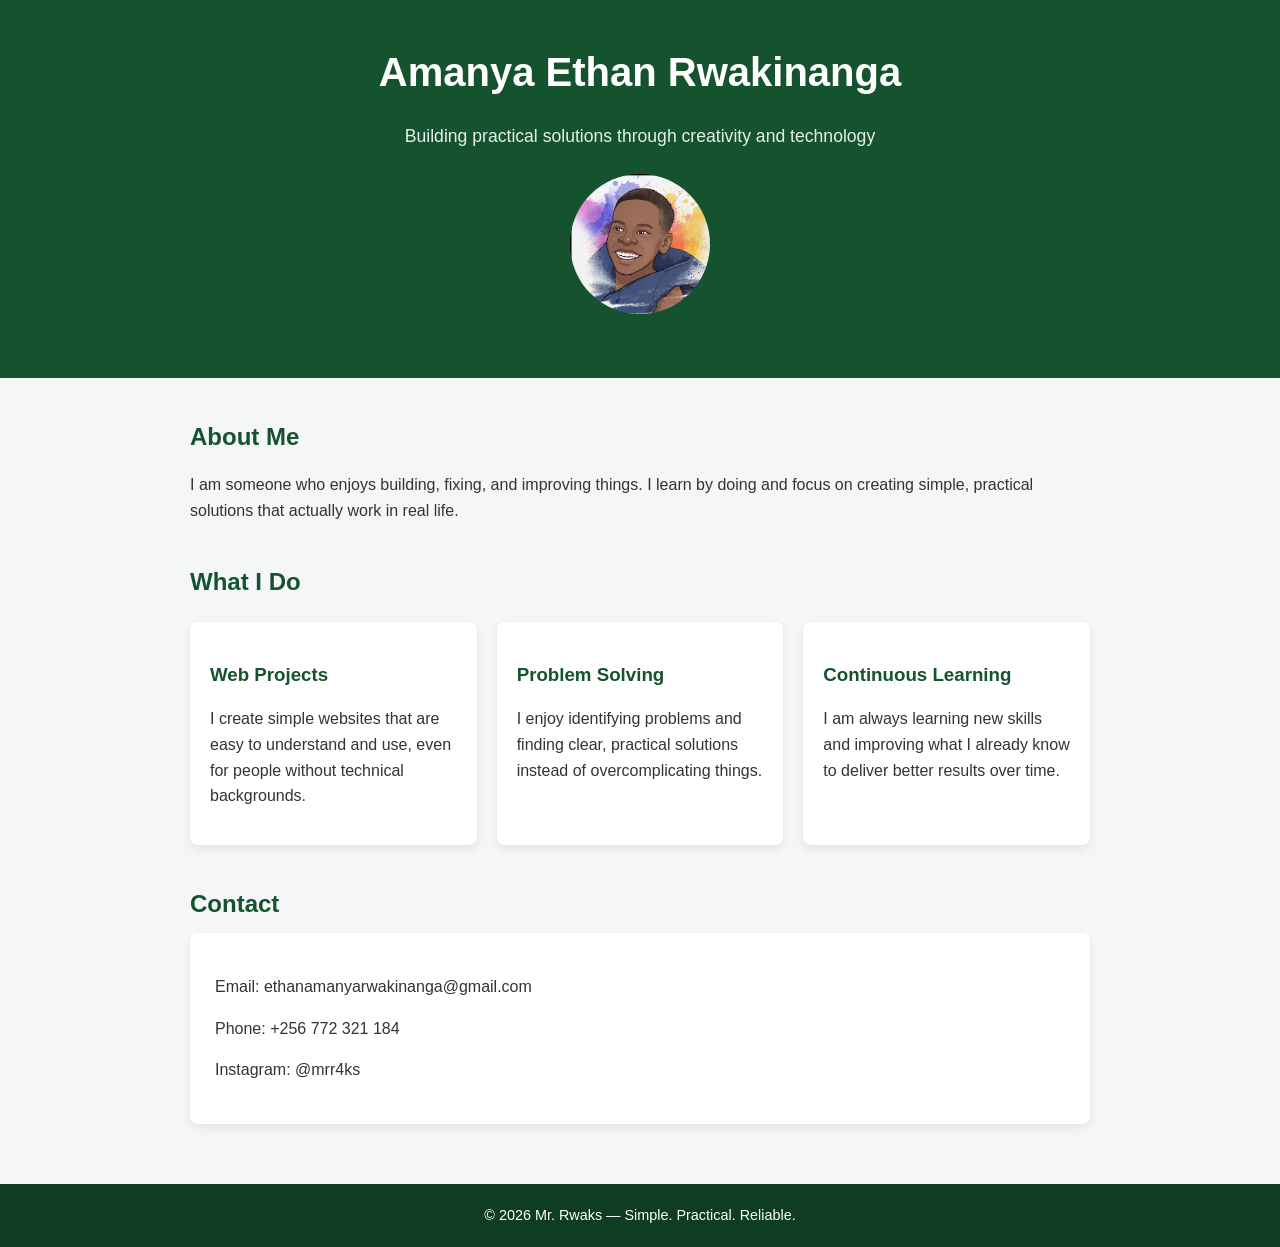
<file: index.html>
<!DOCTYPE html>
<html lang="en">
<head>
  <title>About Me </title>
<link rel="stylesheet" href="2styles.css">
</head>
<body>
  <header>
  <h1>Amanya Ethan Rwakinanga</h1>
  <p>Building practical solutions through creativity and technology</p>
  <img src="ethan.jpg" alt="Amanya Ethan Rwakinanga" class="profile-pic">
</header>
  <section>
    <h2>About Me</h2>
    <p>
      I am someone who enjoys building, fixing, and improving things. 
      I learn by doing and focus on creating simple, practical solutions 
      that actually work in real life.
    </p>
  </section>
  <section>
    <h2>What I Do</h2>
    <div class="cards">
      <div class="card">
        <h3>Web Projects</h3>
        <p>
          I create simple websites that are easy to understand 
          and use, even for people without technical backgrounds.
        </p>
      </div>
      <div class="card">
        <h3>Problem Solving</h3>
        <p>
          I enjoy identifying problems and finding clear, practical 
          solutions instead of overcomplicating things.
        </p>
      </div>
      <div class="card">
        <h3>Continuous Learning</h3>
        <p>
          I am always learning new skills and improving what I already know 
          to deliver better results over time.
        </p>
      </div>
    </div>
  </section>
<section>
  <h2>Contact</h2>
  <div class="contact">
    <p>Email: ethanamanyarwakinanga@gmail.com</p>
    <p>Phone: +256 772 321 184</p>
    <p>Instagram: @mrr4ks</p>
  </div>
</section>
  <footer>
    © 2026 Mr. Rwaks — Simple. Practical. Reliable.
  </footer>
</body>
</html>
</file>
<file: 2styles.css>
body {
  margin: 0;
  font-family: Arial, Helvetica, sans-serif;
  background: #f4f6f8;
  color: #333;
  line-height: 1.6;
}

/* HEADER */
header {
  background: #14532d; /* professional green */
  color: white;
  padding: 40px 20px;
  text-align: center;
}

header h1 {
  margin: 0;
  font-size: 2.5rem;
}

header p {
  font-size: 1.1rem;
  opacity: 0.9;
}

section {
  max-width: 900px;
  margin: 40px auto;
  padding: 0 20px;
}

/* ALL SECTION HEADINGS */
h2,
h3 {
  color: #14532d;
  margin-bottom: 10px;
}


.cards {
  display: grid;
  grid-template-columns: repeat(auto-fit, minmax(250px, 1fr));
  gap: 20px;
  margin-top: 20px;
}

.card {
  background: white;
  padding: 20px;
  border-radius: 8px;
  box-shadow: 0 4px 10px rgba(0,0,0,0.08);
}

/* CONTACT BOX */
.contact {
  background: white;
  padding: 25px;
  border-radius: 8px;
  box-shadow: 0 4px 10px rgba(0,0,0,0.08);
}

/* FOOTER */
footer {
  background: #0f3d22; /* slightly darker green */
  color: white;
  text-align: center;
  padding: 20px;
  margin-top: 60px;
  font-size: 0.9rem;
}

a {
  color: #166534;
  text-decoration: none;
}
/* PROFILE IMAGE */
.profile-pic {
  width: 140px;
  height: 140px;
  border-radius: 50%;
  object-fit: cover;
  margin: 20px auto;
  display: block;
  border: 4px solid #14532d; /* matches heading green */
}
</file>
